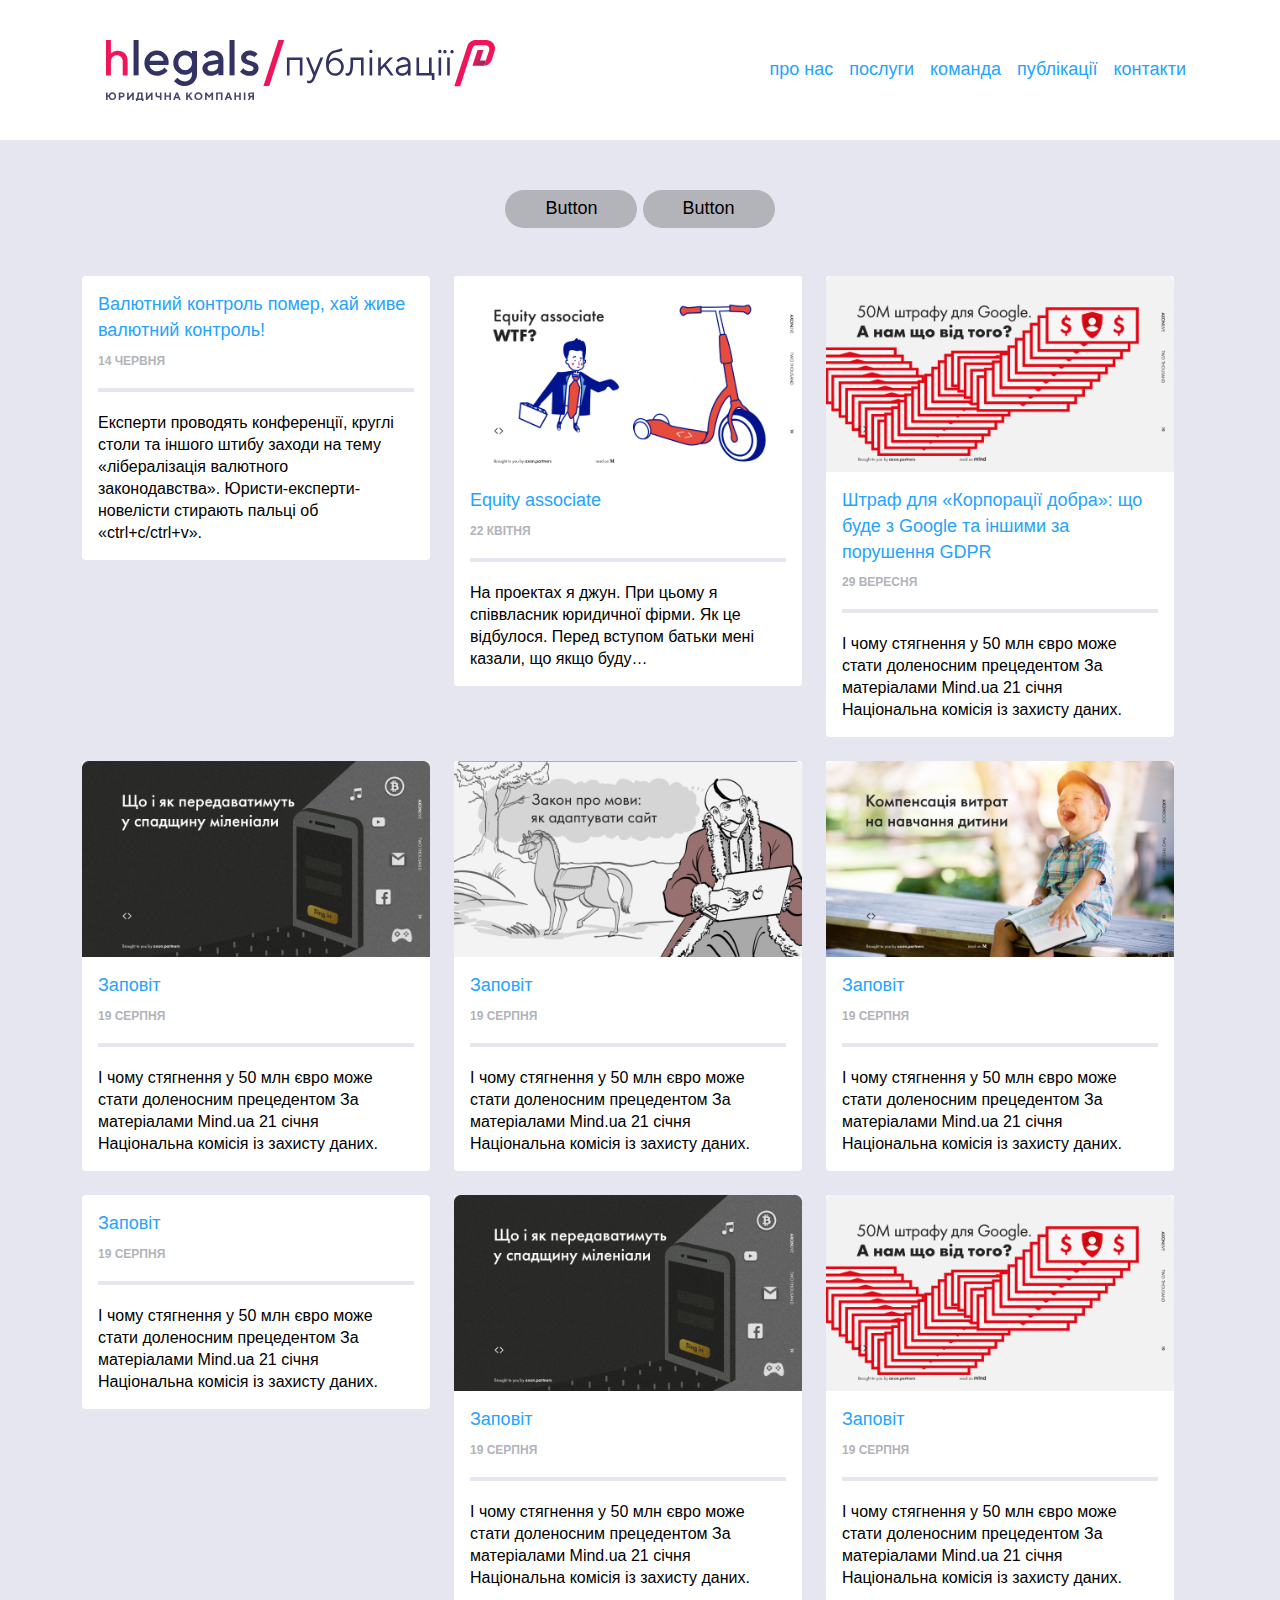
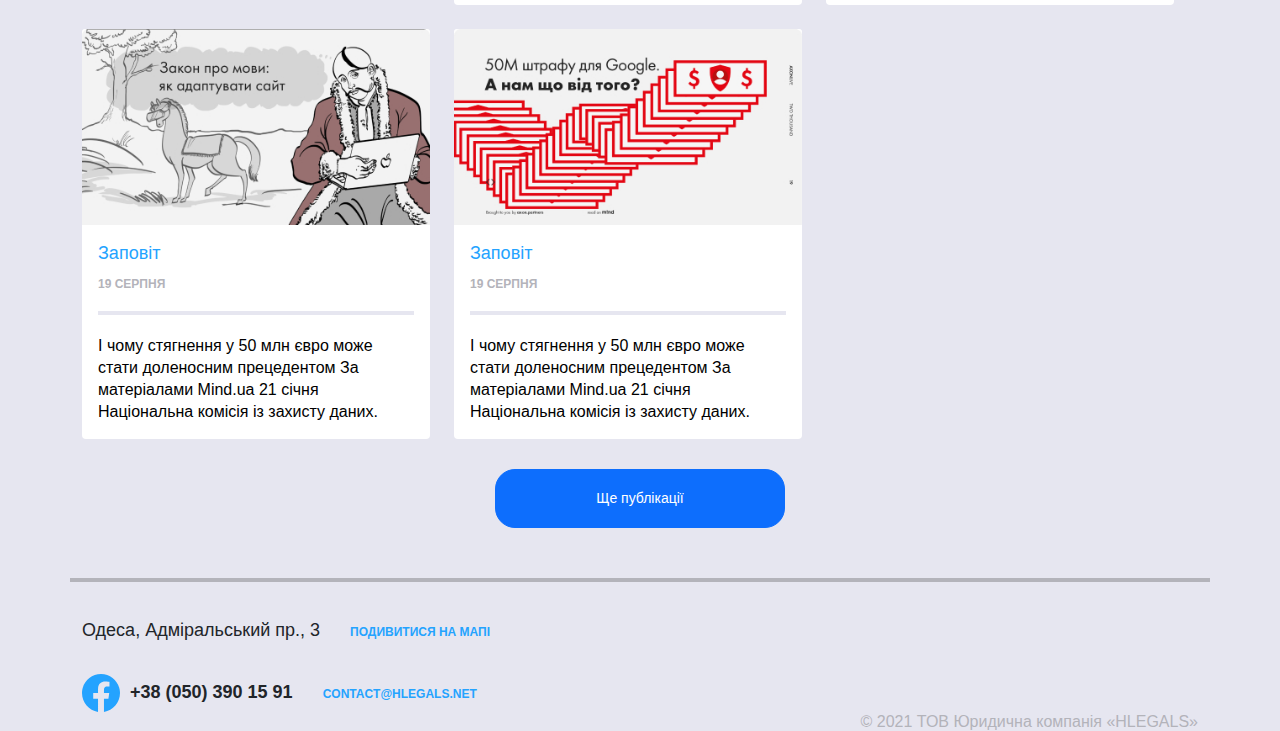
<file: index-second.html>
<!DOCTYPE html>
<html lang="en">
    <head>
        <meta charset="UTF-8" />
        <meta http-equiv="X-UA-Compatible" content="IE=edge" />
        <meta name="viewport" content="width=device-width, initial-scale=1.0" />
        <link rel="preconnect" href="https://fonts.gstatic.com" />
        <link href="https://fonts.googleapis.com/css2?family=Oswald:wght@400;500&display=swap" rel="stylesheet" />
        <link rel="stylesheet" href="css/main.min.css" />
        <title>Document</title>
    </head>
    <body>
        <div class="intro-second">
            <div class="container">
                <nav class="navbar navbar-expand-lg navbar-second">
                    <div class="container-fluid px-0 px-lg-1">
                        <a class="navbar-brand logo-subsection" href="#"></a>
                        <button
                            class="navbar-toggler"
                            type="button"
                            data-bs-toggle="collapse"
                            data-bs-target="#navbarNavAltMarkup"
                            aria-controls="navbarNavAltMarkup"
                            aria-expanded="false"
                            aria-label="Toggle navigation"
                        >
                            <span class="navbar-toggler-icon"></span>
                        </button>
                        <div class="collapse navbar-collapse justify-content-end" id="navbarNavAltMarkup">
                            <div class="navbar-nav">
                                <a class="nav-link" aria-current="page" href="#">про нас</a>
                                <a class="nav-link" href="#">послуги</a>
                                <a class="nav-link" href="#">команда</a>
                                <a class="nav-link active" href="#">публікації</a>
                                <a class="nav-link" href="#">контакти</a>
                            </div>
                        </div>
                    </div>
                </nav>
            </div>
        </div>

        <div class="public-costom">
            <div class="container public">
                <div class="row">
                    <div class="col-12 text-center">
                        <div class="d-grid gap-2 d-md-block">
                            <button class="btn btn-primary costom-btn" type="button">Button</button>
                            <button class="btn btn-primary costom-btn" type="button">Button</button>
                        </div>
                    </div>
                    <div class="row row-cols-1 row-cols-md-3 g-4">
                        <div class="col">
                            <div class="card border-0">
                                <div class="card-body card-inner">
                                    <a href="#">Валютний контроль помер, хай живе валютний контроль!</a>
                                    <div class="card-date">14 червня</div>
                                    <p class="card-text">
                                        Експерти проводять конференції, круглі столи та іншого штибу заходи на тему
                                        «лібералізація валютного законодавства». Юристи-експерти-новелісти стирають
                                        пальці об «ctrl+c/ctrl+v».
                                    </p>
                                </div>
                            </div>
                        </div>
                        <div class="col">
                            <div class="card border-0">
                                <img src="images/skate.jpg" class="card-img-top" alt="" />
                                <div class="card-body card-inner">
                                    <a href="#">Equity associate</a>
                                    <div class="card-date">22 квітня</div>
                                    <p class="card-text">
                                        На проектах я джун. При цьому я співвласник юридичної фірми. Як це відбулося.
                                        Перед вступом батьки мені казали, що якщо буду…
                                    </p>
                                </div>
                            </div>
                        </div>
                        <div class="col">
                            <div class="card border-0">
                                <img src="images/money.jpg" class="card-img-top" alt="" />
                                <div class="card-body card-inner">
                                    <a href="#"
                                        >Штраф для «Корпорації добра»: що буде з Google та іншими за порушення GDPR</a
                                    >
                                    <div class="card-date">29 вересня</div>
                                    <p class="card-text">
                                        І чому стягнення у 50 млн євро може стати доленосним прецедентом За матеріалами
                                        Mind.ua 21 січня Національна комісія із захисту даних.
                                    </p>
                                </div>
                            </div>
                        </div>
                        <div class="col">
                            <div class="card border-0">
                                <img src="images/black.jpg" class="card-img-top" alt="" />
                                <div class="card-body card-inner">
                                    <a href="#">Заповiт</a>
                                    <div class="card-date">19 серпня</div>
                                    <p class="card-text">
                                        І чому стягнення у 50 млн євро може стати доленосним прецедентом За матеріалами
                                        Mind.ua 21 січня Національна комісія із захисту даних.
                                    </p>
                                </div>
                            </div>
                        </div>
                        <div class="col">
                            <div class="card border-0">
                                <img src="images/cozak.jpg" class="card-img-top" alt="" />
                                <div class="card-body card-inner">
                                    <a href="#">Заповiт</a>
                                    <div class="card-date">19 серпня</div>
                                    <p class="card-text">
                                        І чому стягнення у 50 млн євро може стати доленосним прецедентом За матеріалами
                                        Mind.ua 21 січня Національна комісія із захисту даних.
                                    </p>
                                </div>
                            </div>
                        </div>
                        <div class="col">
                            <div class="card border-0">
                                <img src="images/child.jpg" class="card-img-top" alt="" />
                                <div class="card-body card-inner">
                                    <a href="#">Заповiт</a>
                                    <div class="card-date">19 серпня</div>
                                    <p class="card-text">
                                        І чому стягнення у 50 млн євро може стати доленосним прецедентом За матеріалами
                                        Mind.ua 21 січня Національна комісія із захисту даних.
                                    </p>
                                </div>
                            </div>
                        </div>
                        <div class="col">
                            <div class="card border-0">
                                <div class="card-body card-inner">
                                    <a href="#">Заповiт</a>
                                    <div class="card-date">19 серпня</div>
                                    <p class="card-text">
                                        І чому стягнення у 50 млн євро може стати доленосним прецедентом За матеріалами
                                        Mind.ua 21 січня Національна комісія із захисту даних.
                                    </p>
                                </div>
                            </div>
                        </div>
                        <div class="col">
                            <div class="card border-0">
                                <img src="images/black.jpg" class="card-img-top" alt="" />
                                <div class="card-body card-inner">
                                    <a href="#">Заповiт</a>
                                    <div class="card-date">19 серпня</div>
                                    <p class="card-text">
                                        І чому стягнення у 50 млн євро може стати доленосним прецедентом За матеріалами
                                        Mind.ua 21 січня Національна комісія із захисту даних.
                                    </p>
                                </div>
                            </div>
                        </div>
                        <div class="col">
                            <div class="card border-0">
                                <img src="images/money.jpg" class="card-img-top" alt="" />
                                <div class="card-body card-inner">
                                    <a href="#">Заповiт</a>
                                    <div class="card-date">19 серпня</div>
                                    <p class="card-text">
                                        І чому стягнення у 50 млн євро може стати доленосним прецедентом За матеріалами
                                        Mind.ua 21 січня Національна комісія із захисту даних.
                                    </p>
                                </div>
                            </div>
                        </div>
                        <div class="col">
                            <div class="card border-0">
                                <img src="images/cozak.jpg" class="card-img-top" alt="" />
                                <div class="card-body card-inner">
                                    <a href="#">Заповiт</a>
                                    <div class="card-date">19 серпня</div>
                                    <p class="card-text">
                                        І чому стягнення у 50 млн євро може стати доленосним прецедентом За матеріалами
                                        Mind.ua 21 січня Національна комісія із захисту даних.
                                    </p>
                                </div>
                            </div>
                        </div>
                        <div class="col">
                            <div class="card border-0">
                                <img src="images/money.jpg" class="card-img-top" alt="" />
                                <div class="card-body card-inner">
                                    <a href="#">Заповiт</a>
                                    <div class="card-date">19 серпня</div>
                                    <p class="card-text">
                                        І чому стягнення у 50 млн євро може стати доленосним прецедентом За матеріалами
                                        Mind.ua 21 січня Національна комісія із захисту даних.
                                    </p>
                                </div>
                            </div>
                        </div>
                    </div>
                </div>
            </div>
            <div class="row">
                <div class="col-12 text-center">
                    <button type="button" class="btn btn-primary btn-lg large-btn">Ще публікації</button>
                </div>
            </div>
        </div>
        <div class="public-costom">
            <div class="container">
                <div class="row footer-wrapper">
                    <div class="col footer-inner">
                        <div class="footer-adress">Одеса, Адміральський пр., 3</div>
                        <a href="#">Подивитися на мапі</a>
                    </div>
                    <div class="col footer-inner">
                        <img src="images/Vector.svg" alt="" />
                        <div class="footer-adress phone">+38 (050) 390 15 91</div>
                        <a href="#">contact@hlegals.net</a>
                    </div>
                    <div class="hoobabooba">© 2021 ТОВ Юридична компанія «HLEGALS»</div>
                </div>
            </div>
        </div>

        <!-- Optional JavaScript; choose one of the two! -->

        <!-- Option 1: Bootstrap Bundle with Popper -->
        <script
            src="https://cdn.jsdelivr.net/npm/bootstrap@5.0.0-beta3/dist/js/bootstrap.bundle.min.js"
            integrity="sha384-JEW9xMcG8R+pH31jmWH6WWP0WintQrMb4s7ZOdauHnUtxwoG2vI5DkLtS3qm9Ekf"
            crossorigin="anonymous"
        ></script>
    </body>
</html>
</file>
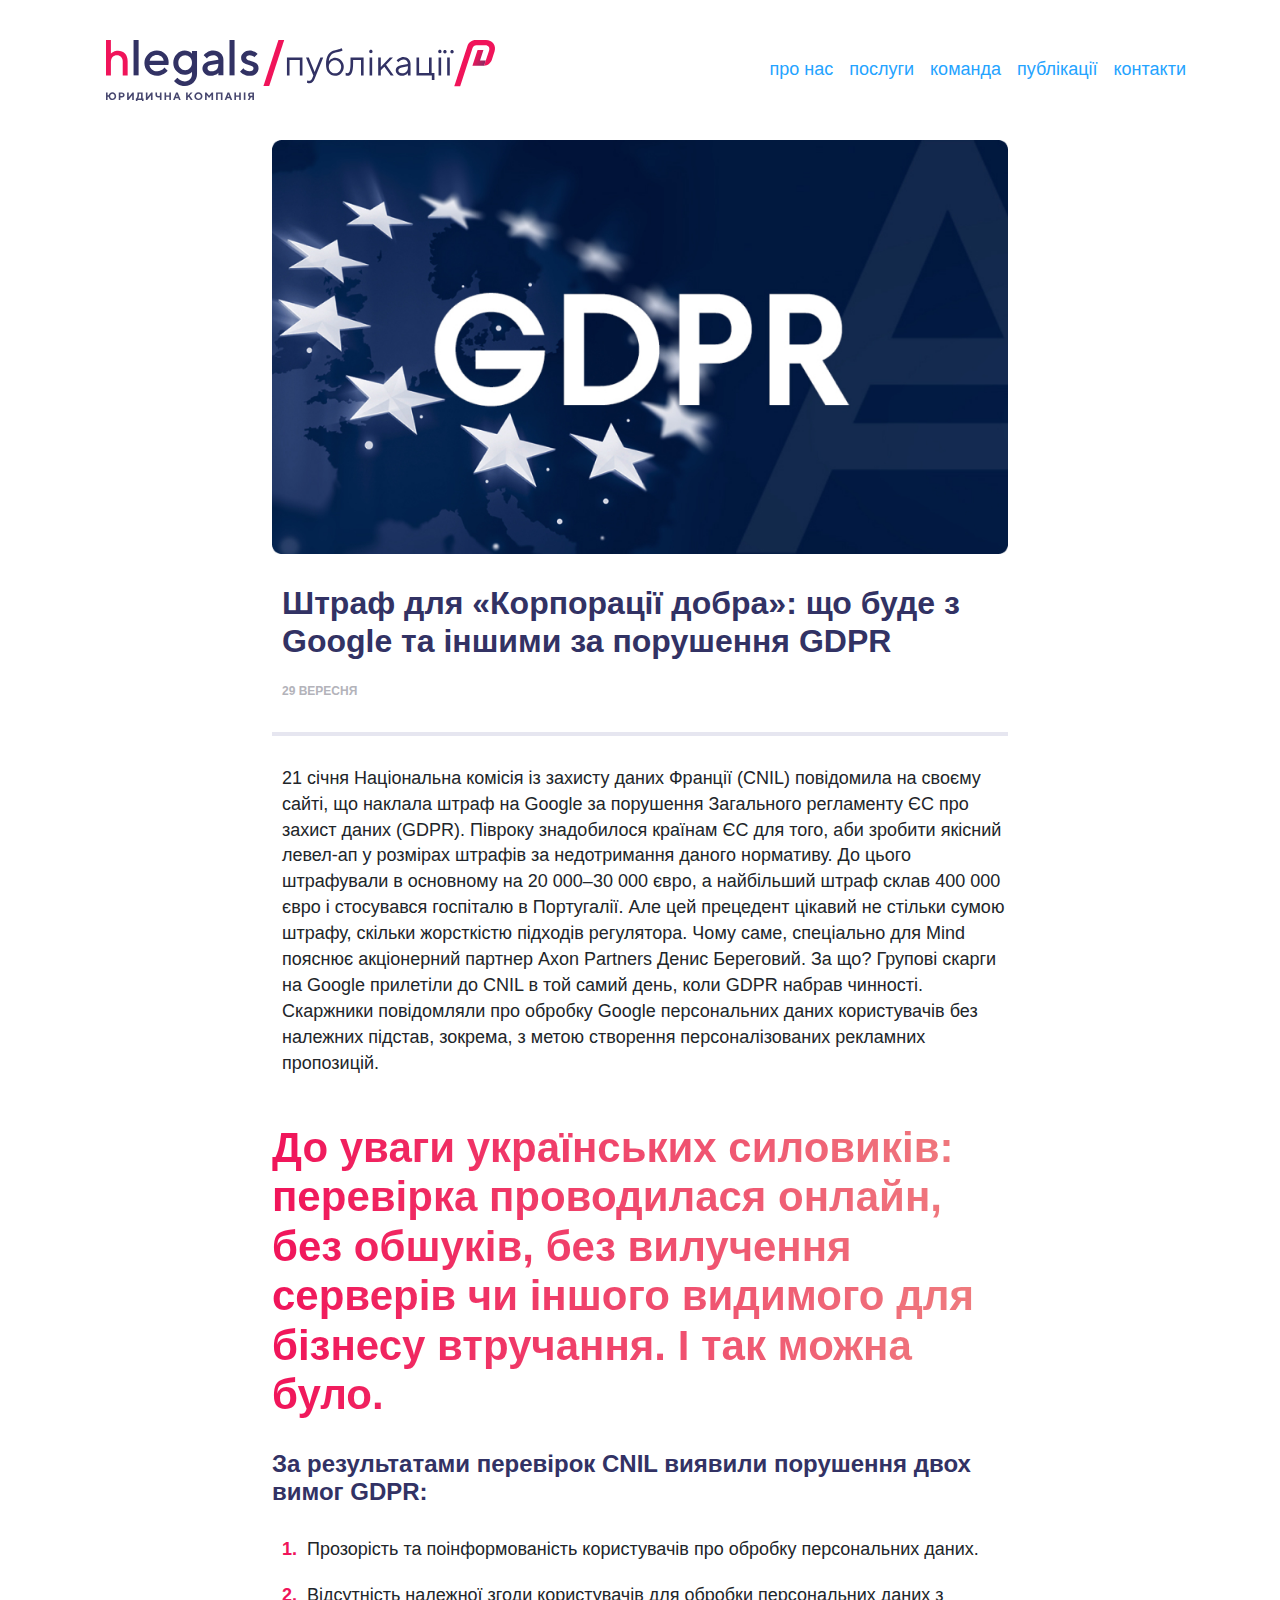
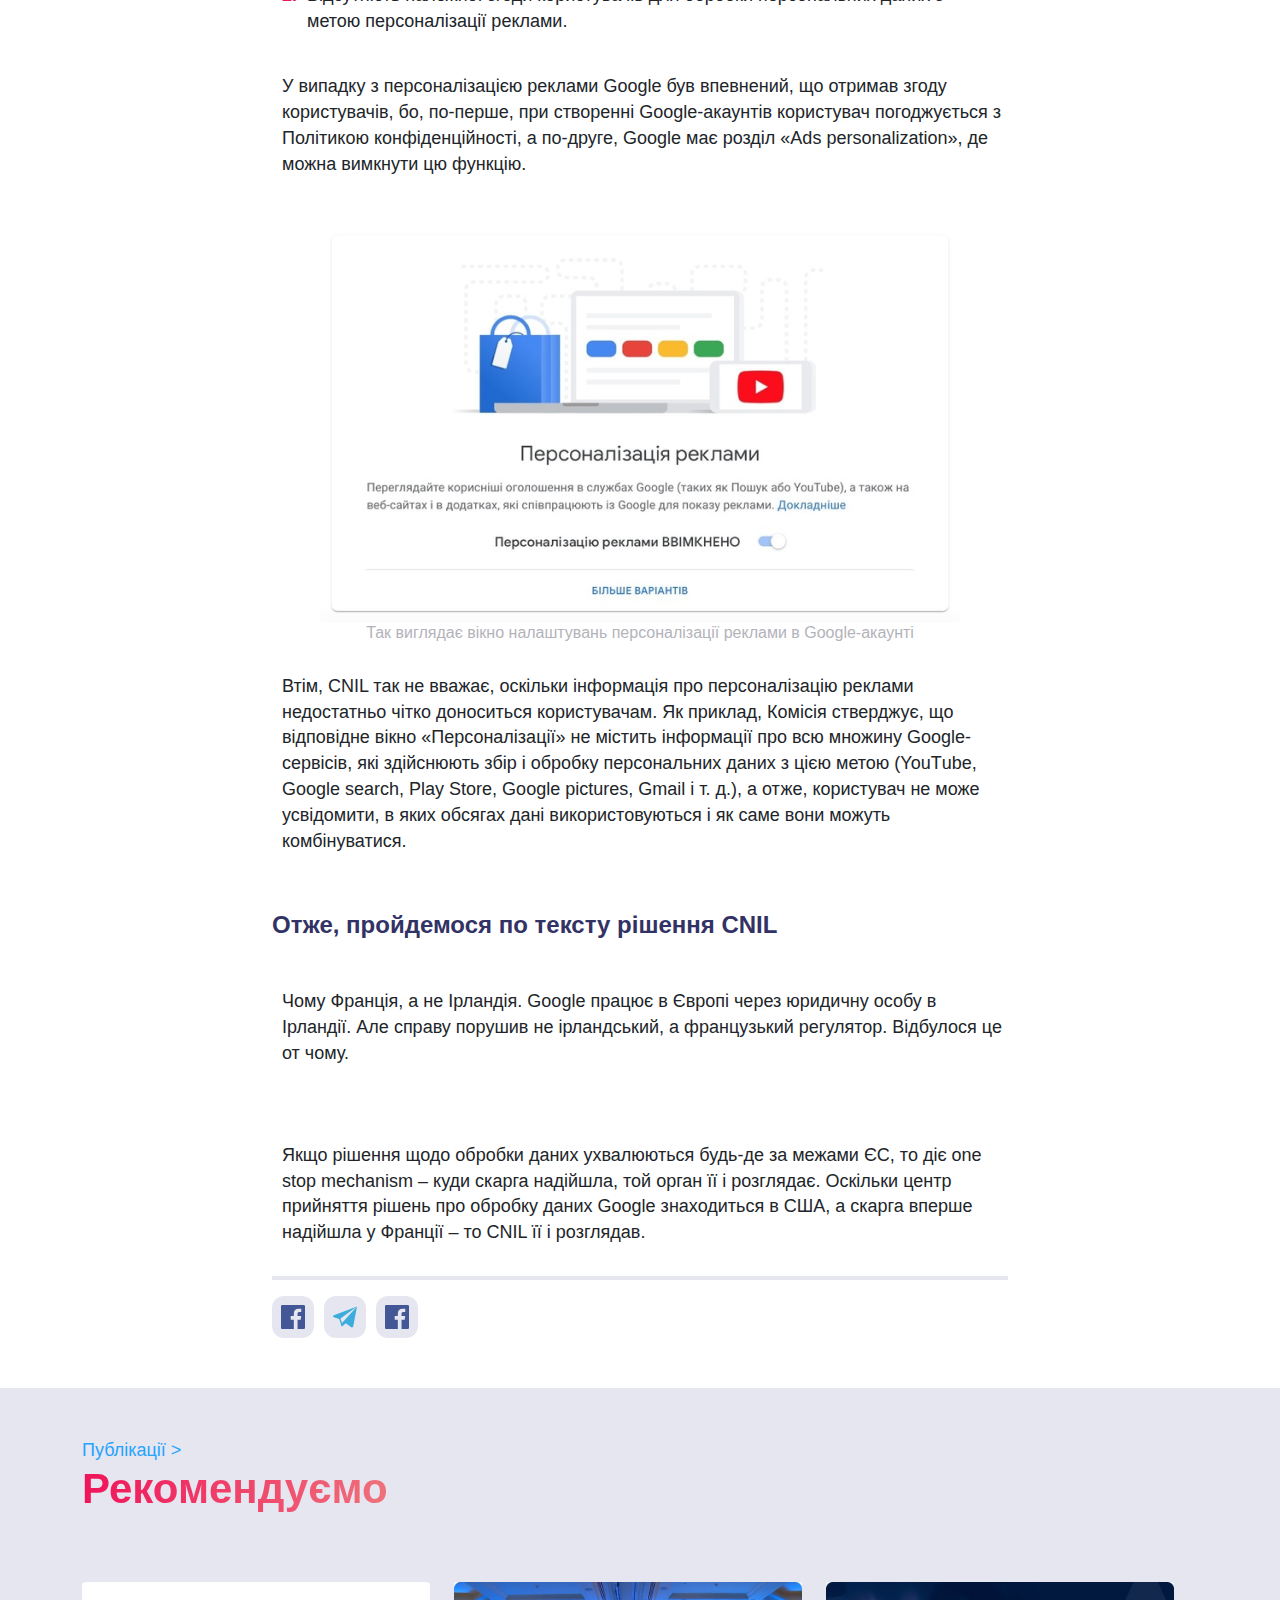
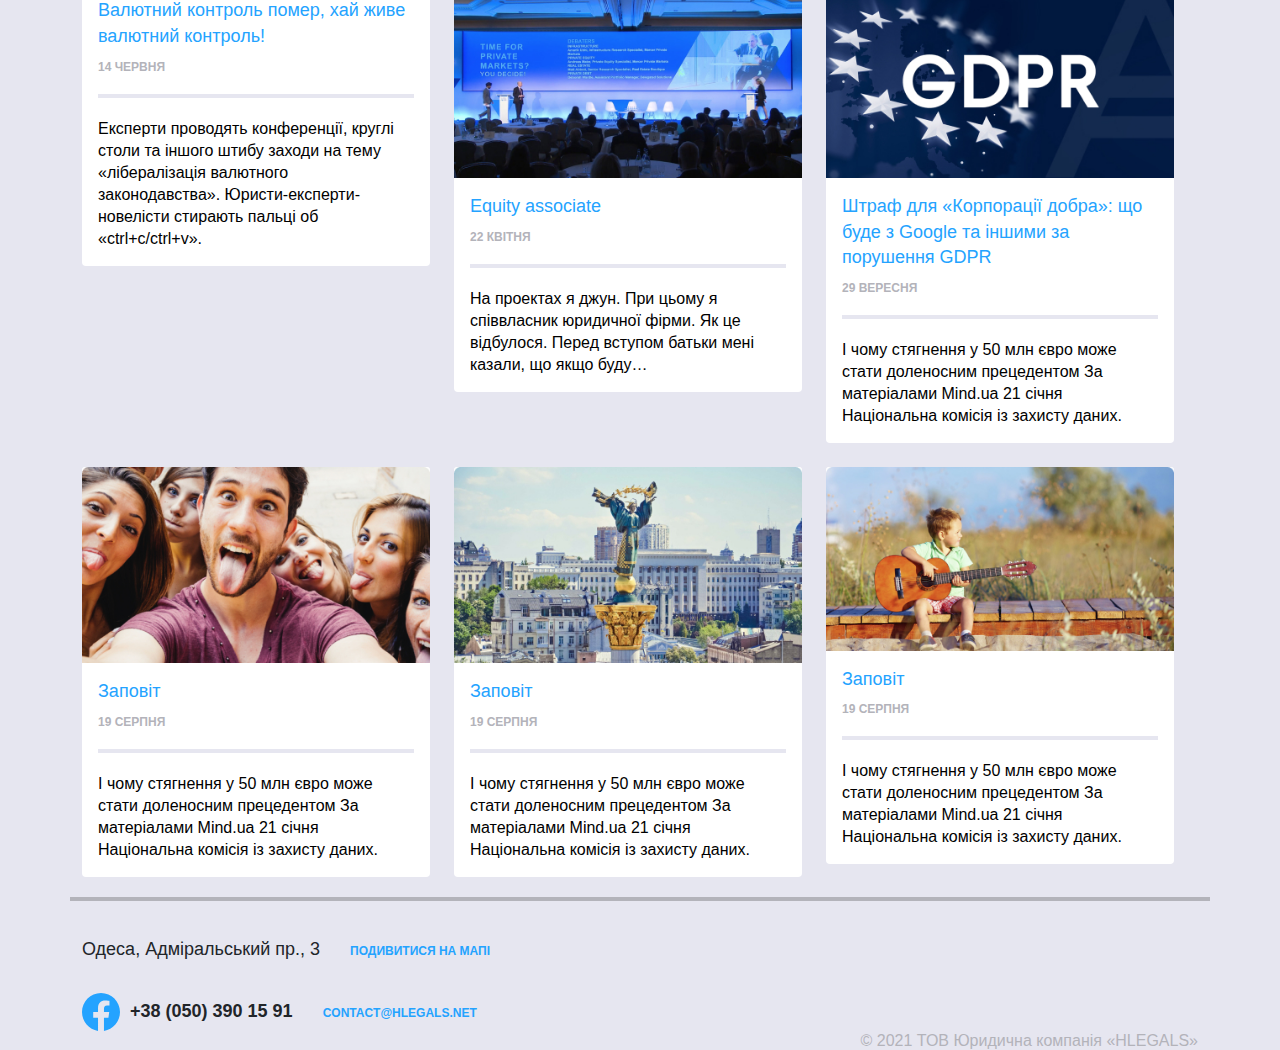
<file: index-third.html>
<!DOCTYPE html>
<html lang="en">
    <head>
        <meta charset="UTF-8" />
        <meta http-equiv="X-UA-Compatible" content="IE=edge" />
        <meta name="viewport" content="width=device-width, initial-scale=1.0" />
        <link rel="preconnect" href="https://fonts.gstatic.com" />
        <link href="https://fonts.googleapis.com/css2?family=Oswald:wght@400;500&display=swap" rel="stylesheet" />
        <link rel="stylesheet" href="css/main.min.css" />
        <title>Document</title>
    </head>
    <body>
        <div class="intro-second">
            <div class="container">
                <nav class="navbar navbar-expand-lg navbar-second">
                    <div class="container-fluid px-0 px-lg-1">
                        <a class="navbar-brand logo-subsection" href="#"></a>
                        <button
                            class="navbar-toggler"
                            type="button"
                            data-bs-toggle="collapse"
                            data-bs-target="#navbarNavAltMarkup"
                            aria-controls="navbarNavAltMarkup"
                            aria-expanded="false"
                            aria-label="Toggle navigation"
                        >
                            <span class="navbar-toggler-icon"></span>
                        </button>
                        <div class="collapse navbar-collapse justify-content-end" id="navbarNavAltMarkup">
                            <div class="navbar-nav">
                                <a class="nav-link" aria-current="page" href="#">про нас</a>
                                <a class="nav-link" href="#">послуги</a>
                                <a class="nav-link" href="#">команда</a>
                                <a class="nav-link active" href="#">публікації</a>
                                <a class="nav-link" href="#">контакти</a>
                            </div>
                        </div>
                    </div>
                </nav>
            </div>
        </div>

        <div class="container">
            <div class="row justify-content-lg-center">
                <div class="col-8 publicEntry">
                    <div class="img-entry">
                        <img src="images/third-page-img.jpg" class="rounded mx-auto d-block" alt="..." />
                    </div>
                    <h2>Штраф для «Корпорації добра»: що буде з Google та іншими за порушення GDPR</h2>
                    <span>29 вересня</span>
                    <p>
                        21 січня Національна комісія із захисту даних Франції (СNIL) повідомила на своєму сайті, що
                        наклала штраф на Google за порушення Загального регламенту ЄС про захист даних (GDPR). Півроку
                        знадобилося країнам ЄС для того, аби зробити якісний левел-ап у розмірах штрафів за недотримання
                        даного нормативу. До цього штрафували в основному на 20 000–30 000 євро, а найбільший штраф
                        склав 400 000 євро і стосувався госпіталю в Португалії. Але цей прецедент цікавий не стільки
                        сумою штрафу, скільки жорсткістю підходів регулятора. Чому саме, спеціально для Mind пояснює
                        акціонерний партнер Axon Partners Денис Береговий. За що? Групові скарги на Google прилетіли до
                        СNIL в той самий день, коли GDPR набрав чинності. Скаржники повідомляли про обробку Google
                        персональних даних користувачів без належних підстав, зокрема, з метою створення
                        персоналізованих рекламних пропозицій.
                    </p>
                    <h1>
                        До уваги українських силовиків: перевірка проводилася онлайн, без обшуків, без вилучення
                        серверів чи іншого видимого для бізнесу втручання. І так можна було.
                    </h1>
                    <h3>За результатами перевірок СNIL виявили порушення двох вимог GDPR:</h3>
                    <div class="cnil-list">
                        <strong>1.</strong>
                        <div class="cnil-list-text">
                            Прозорість та поінформованість користувачів про обробку персональних даних.
                        </div>
                    </div>
                    <div class="cnil-list">
                        <strong>2.</strong>
                        <div class="cnil-list-text">
                            Відсутність належної згоди користувачів для обробки персональних даних з метою
                            персоналізації реклами.
                        </div>
                    </div>
                    <p>
                        У випадку з персоналізацією реклами Google був впевнений, що отримав згоду користувачів, бо,
                        по-перше, при створенні Google-aкаунтів користувач погоджується з Політикою конфіденційності, а
                        по-друге, Google має розділ «Ads personalization», де можна вимкнути цю функцію.
                    </p>
                    <div class="img-comercial">
                        <img src="images/comercial.jpg" class="rounded mx-auto d-block" alt="..." />
                    </div>
                    <div class="comercial-text">
                        Так виглядає вікно налаштувань персоналізації реклами в Google-акаунті
                    </div>
                    <p>
                        Втім, CNIL так не вважає, оскільки інформація про персоналізацію реклами недостатньо чітко
                        доноситься користувачам. Як приклад, Комісія стверджує, що відповідне вікно «Персоналізації» не
                        містить інформації про всю множину Google-сервісів, які здійснюють збір і обробку персональних
                        даних з цією метою (YouТube, Google search, Play Store, Google pictures, Gmail і т. д.), а отже,
                        користувач не може усвідомити, в яких обсягах дані використовуються і як саме вони можуть
                        комбінуватися.
                    </p>
                    <h3>Отже, пройдемося по тексту рішення СNIL</h3>
                    <p>
                        Чому Франція, а не Ірландія. Google працює в Європі через юридичну особу в Ірландії. Але справу
                        порушив не ірландський, а французький регулятор. Відбулося це от чому.
                    </p>
                    <p class="p-line">
                        Якщо рішення щодо обробки даних ухвалюються будь-де за межами ЄС, то діє one stop mechanism –
                        куди скарга надійшла, той орган її і розглядає. Оскільки центр прийняття рішень про обробку
                        даних Google знаходиться в США, а скарга вперше надійшла у Франції – то CNIL її і розглядав.
                    </p>
                    <div class="social-inner">
                        <div class="social">
                            <a href="#"><img src="images/facebook.svg" alt="" /></a>
                        </div>
                        <div class="social">
                            <a href="#"><img src="images/telega.svg" alt="" /></a>
                        </div>
                        <div class="social">
                            <a href="#"><img src="images/facebook.svg" alt="" /></a>
                        </div>
                    </div>
                </div>
            </div>
        </div>

        <div class="public-costom">
            <div class="container public">
                <div class="row">
                    <div class="col-4">
                        <a href="#">Публікації ></a>
                        <h1>Рекомендуємо</h1>
                    </div>
                    <div class="row row-cols-1 row-cols-md-3 g-4">
                        <div class="col">
                            <div class="card border-0">
                                <div class="card-body card-inner">
                                    <a href="#">Валютний контроль помер, хай живе валютний контроль!</a>
                                    <div class="card-date">14 червня</div>
                                    <p class="card-text">
                                        Експерти проводять конференції, круглі столи та іншого штибу заходи на тему
                                        «лібералізація валютного законодавства». Юристи-експерти-новелісти стирають
                                        пальці об «ctrl+c/ctrl+v».
                                    </p>
                                </div>
                            </div>
                        </div>
                        <div class="col">
                            <div class="card border-0">
                                <img src="images/equity.jpg" class="card-img-top" alt="" />
                                <div class="card-body card-inner">
                                    <a href="#">Equity associate</a>
                                    <div class="card-date">22 квітня</div>
                                    <p class="card-text">
                                        На проектах я джун. При цьому я співвласник юридичної фірми. Як це відбулося.
                                        Перед вступом батьки мені казали, що якщо буду…
                                    </p>
                                </div>
                            </div>
                        </div>
                        <div class="col">
                            <div class="card border-0">
                                <img src="images/gdpr.jpg" class="card-img-top" alt="" />
                                <div class="card-body card-inner">
                                    <a href="#"
                                        >Штраф для «Корпорації добра»: що буде з Google та іншими за порушення GDPR</a
                                    >
                                    <div class="card-date">29 вересня</div>
                                    <p class="card-text">
                                        І чому стягнення у 50 млн євро може стати доленосним прецедентом За матеріалами
                                        Mind.ua 21 січня Національна комісія із захисту даних.
                                    </p>
                                </div>
                            </div>
                        </div>
                        <div class="col">
                            <div class="card border-0">
                                <img src="images/joke.jpg" class="card-img-top" alt="" />
                                <div class="card-body card-inner">
                                    <a href="#">Заповiт</a>
                                    <div class="card-date">19 серпня</div>
                                    <p class="card-text">
                                        І чому стягнення у 50 млн євро може стати доленосним прецедентом За матеріалами
                                        Mind.ua 21 січня Національна комісія із захисту даних.
                                    </p>
                                </div>
                            </div>
                        </div>
                        <div class="col">
                            <div class="card border-0">
                                <img src="images/statue.jpg" class="card-img-top" alt="" />
                                <div class="card-body card-inner">
                                    <a href="#">Заповiт</a>
                                    <div class="card-date">19 серпня</div>
                                    <p class="card-text">
                                        І чому стягнення у 50 млн євро може стати доленосним прецедентом За матеріалами
                                        Mind.ua 21 січня Національна комісія із захисту даних.
                                    </p>
                                </div>
                            </div>
                        </div>
                        <div class="col">
                            <div class="card border-0">
                                <img src="images/boy.jpg" class="card-img-top" alt="" />
                                <div class="card-body card-inner">
                                    <a href="#">Заповiт</a>
                                    <div class="card-date">19 серпня</div>
                                    <p class="card-text">
                                        І чому стягнення у 50 млн євро може стати доленосним прецедентом За матеріалами
                                        Mind.ua 21 січня Національна комісія із захисту даних.
                                    </p>
                                </div>
                            </div>
                        </div>
                    </div>
                </div>
            </div>
        </div>

        <div class="public-costom">
            <div class="container">
                <div class="row footer-wrapper">
                    <div class="col footer-inner">
                        <div class="footer-adress">Одеса, Адміральський пр., 3</div>
                        <a href="#">Подивитися на мапі</a>
                    </div>
                    <div class="col footer-inner">
                        <img src="images/Vector.svg" alt="" />
                        <div class="footer-adress phone">+38 (050) 390 15 91</div>
                        <a href="#">contact@hlegals.net</a>
                    </div>
                    <div class="hoobabooba">© 2021 ТОВ Юридична компанія «HLEGALS»</div>
                </div>
            </div>
        </div>

        <!-- Optional JavaScript; choose one of the two! -->

        <!-- Option 1: Bootstrap Bundle with Popper -->
        <script
            src="https://cdn.jsdelivr.net/npm/bootstrap@5.0.0-beta3/dist/js/bootstrap.bundle.min.js"
            integrity="sha384-JEW9xMcG8R+pH31jmWH6WWP0WintQrMb4s7ZOdauHnUtxwoG2vI5DkLtS3qm9Ekf"
            crossorigin="anonymous"
        ></script>
    </body>
</html>
</file>
